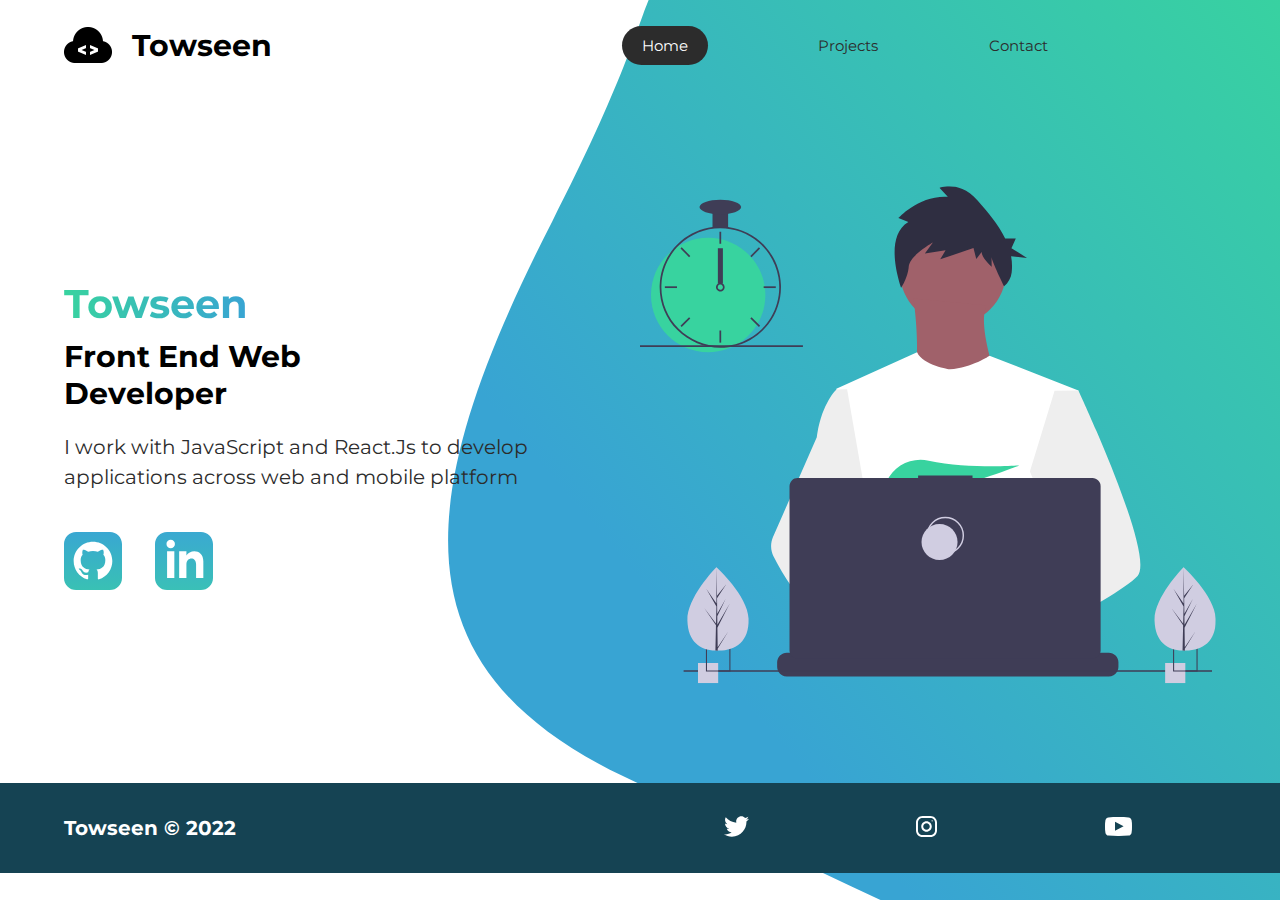
<file: Index.html>
<!DOCTYPE html>
<html lang="en">
<head>
    <head>
        <meta charset="UTF-8">
        <meta http-equiv="X-UA-Compatible" content="IE=edge">
        <meta name="viewport" content="width=device-width, initial-scale=1.0">
        <title>Towseen Fed | Web-Developer </title>
        <meta name="description" content="Towseen is a Professional web developer for your web applications and web design">
        <link rel="stylesheet" href="./Style/style.css">
        <link rel="icon" type="image/png" sizes="32x32" href="./icons/favicon-32x32.png">
    </head>
</head>
<body>
    <header class="main-head">
        <nav>
            <div class="logo">
                <img src="./icons/iconmonstr-code-14-48.png" alt="portfolio logo">
                <h1>Towseen</h1>
            </div>
            <ul>
                <li><a href="/" class="active">Home</a></li>
                <li><a href="./projects/">Projects</a></li>
                <li><a href="./contact/">Contact</a></li>
            </ul>
        </nav>
    </header>
    <section class="intro">
        <div class="intro-text">
            <h2>Towseen</h2>
            <h3>Front End Web <br> Developer</h3>
            <p>I work with JavaScript and React.Js to develop <br> applications across web and mobile platform</p>
            <div class="intro-social">
                <a href="https://github.com/Towson008" target="_blank"><img src="./icons/github.svg" alt="github social link"></a>
                <a href="https://www.linkedin.com/in/tosin-olowomojuore-485893184" target="_blank"><img src="./icons/linked-in.svg" alt="linkedin social link"></a>
            </div>
        </div>
        <div class="intro-images">
            <svg
            width="799"
            height="690"
            viewBox="0 0 799 690"
            fill="none"
            xmlns="http://www.w3.org/2000/svg"
          >
            <g id="undraw_dev_productivity_umsq (1) 1" clip-path="url(#clip0)">
              <path
                id="Vector"
                d="M516.92 624.636C516.92 624.636 512.16 626.266 504.42 628.576C487.31 633.706 455.65 642.216 428.82 643.916C405.72 645.396 386.2 641.836 382.63 626.766C381.1 620.286 383.27 614.956 388 610.576C402.12 597.486 439 592.796 468.25 591.186C476.51 590.736 484.15 590.526 490.51 590.446C501.31 590.306 508.39 590.526 508.39 590.526L508.56 591.186L516.92 624.636Z"
                fill="#A0616A"
              />
              <path
                id="Vector_2"
                d="M436.99 672.586C418.61 695.346 342.73 647.666 316.19 629.886C310.41 626.016 306.97 623.566 306.97 623.566L331.25 591.186L338.94 580.936C338.94 580.936 345.82 584.586 355.99 590.526C356.36 590.746 356.73 590.966 357.11 591.186C365.88 596.336 376.89 603.066 388 610.576C403.33 620.946 418.83 632.776 428.82 643.916C438.59 654.806 443.08 665.036 436.99 672.586Z"
                fill="#A0616A"
              />
              <g id="me">
                <path
                  id="Vector_3"
                  d="M434.672 191.952C475.283 191.607 507.926 158.406 507.582 117.795C507.237 77.1832 474.036 44.5403 433.425 44.8847C392.813 45.2291 360.17 78.4303 360.515 119.042C360.859 159.653 394.06 192.296 434.672 191.952Z"
                  fill="#A0616A"
                />
                <path
                  id="Vector_4"
                  d="M379.477 155.65C379.477 155.65 394.216 259.972 373.002 271.875C351.787 283.779 499.929 283.588 499.929 283.588C499.929 283.588 466.124 193.284 480.809 165.449L379.477 155.65Z"
                  fill="#A0616A"
                />
                <path
                  id="Vector_5"
                  d="M608.101 283.199L596.257 339.402L571.214 458.308L570.49 464.815L562.138 540.138L556.582 590.177L552.857 623.79C528.584 636.526 510.988 645.326 510.988 645.326C510.988 645.326 509.404 637.719 506.871 627.99C489.805 633.265 458.218 642.043 431.404 643.97C441.266 654.777 445.842 664.969 439.817 672.57C421.63 695.485 345.349 648.45 318.659 630.896C318.077 635.158 317.879 639.464 318.068 643.762L297.626 628.314L299.331 592.359L302.206 531.522L305.819 455.229C304.448 451.975 303.294 448.634 302.364 445.228C295.956 423.161 288.032 379.057 281.928 342.067C277.016 312.298 273.302 287.138 272.517 281.785C272.411 281.086 272.358 280.726 272.358 280.726L384.363 230.094C392.509 248.556 429.865 253.809 429.865 253.809C460.756 251.417 484.847 234.913 484.847 234.913L608.101 283.199Z"
                  fill="white"
                />
                <path
                  id="Vector_6"
                  d="M372.285 49.3811L358.49 43.9934C358.49 43.9934 386.969 12.1 426.99 14.513L415.635 2.22366C415.635 2.22366 443.04 -9.01799 468.283 19.6674C481.553 34.7467 496.908 52.4737 506.557 72.5077L521.281 72.3829L515.251 85.9663L536.874 99.3152L514.777 97.0719C516.155 104.471 516.421 112.034 515.566 119.511C514.683 126.991 510.928 133.835 505.094 138.598V138.598C505.094 138.598 487.743 103.449 487.696 97.9443L487.813 111.705C487.813 111.705 473.959 99.4371 473.889 91.1807L466.471 100.877L462.593 85.7717L416.475 101.301L423.87 88.8526L395.157 93.2246L406.278 77.9923C406.278 77.9923 373.932 96.1568 372.811 111.304C371.689 126.452 362.299 140.875 362.299 140.875C362.299 140.875 336.213 70.3294 372.285 49.3811Z"
                  fill="#2F2E41"
                />
                <path
                  id="Vector_7"
                  d="M690.215 540.422C682.794 548.605 664.338 560.992 641.951 574.422C633.623 579.413 624.757 584.559 615.71 589.676C594.122 601.889 571.514 614.001 552.857 623.79C528.584 636.526 510.988 645.326 510.988 645.326C510.988 645.326 509.403 637.719 506.871 627.99C503.48 614.968 498.397 598.141 493.184 590.715C493.002 590.456 492.82 590.218 492.638 589.979C491.121 588.022 489.601 586.885 488.112 586.897L562.138 540.138L594.127 519.926L570.489 464.814L540.842 395.683L557.908 339.727L575.062 283.479L608.101 283.199C608.101 283.199 619.243 306.985 633.514 340.166C635.647 345.128 637.851 350.299 640.096 355.64C669.469 425.394 706.176 522.836 690.215 540.422Z"
                  fill="#EEEEEE"
                />
                <path
                  id="Vector_8"
                  d="M358.123 591.2C355.41 591.212 352.702 591.456 350.029 591.928C327.074 596.073 320.47 616.94 318.659 630.896C318.077 635.158 317.879 639.464 318.068 643.761L297.626 628.314L290.178 622.687C272.316 616.628 256.353 605.733 242.483 592.84C230.449 581.456 219.634 568.849 210.213 555.223C200.831 541.793 192.448 527.692 185.134 513.034C183.094 508.943 181.977 504.454 181.864 499.884C181.751 495.314 182.644 490.775 184.48 486.588L209.154 430.327L245.218 348.098C245.471 346.146 245.752 344.237 246.059 342.371C252.995 300.511 272.367 281.786 272.367 281.786L287.286 281.659L297.778 341.932L310.813 416.815L302.364 445.227L282.839 510.845L302.205 531.522L358.123 591.2Z"
                  fill="#EEEEEE"
                />
              </g>
              <path
                id="Vector_9"
                d="M372.877 415.806L385.631 430.686C390.37 429.783 395.319 428.721 400.416 427.529L396.752 415.806L405.71 426.256C459.707 412.975 526.637 387.155 526.637 387.155C526.637 387.155 454.379 392.453 400.428 380.666C376.558 375.451 351.998 387.284 342.202 409.668C336.508 422.679 337.403 433.951 357.596 433.951C364.419 433.835 371.223 433.195 377.949 432.037L372.877 415.806Z"
                fill="#38D39F"
              />
              <path
                id="Vector_10"
                d="M663.65 660.386V666.456C663.654 668.122 663.345 669.774 662.74 671.326C662.472 672.018 662.147 672.687 661.77 673.326C660.578 675.326 658.887 676.983 656.862 678.133C654.838 679.283 652.549 679.887 650.22 679.886H203.67C201.342 679.887 199.053 679.283 197.028 678.133C195.003 676.983 193.312 675.326 192.12 673.326C191.743 672.687 191.419 672.018 191.15 671.326C190.546 669.774 190.237 668.122 190.24 666.456V660.386C190.24 658.622 190.587 656.876 191.262 655.246C191.936 653.616 192.926 652.136 194.173 650.888C195.42 649.641 196.901 648.652 198.53 647.977C200.16 647.302 201.906 646.955 203.67 646.956H229.41V644.126C229.41 644.052 229.425 643.979 229.453 643.911C229.481 643.843 229.522 643.782 229.574 643.73C229.626 643.678 229.688 643.636 229.756 643.608C229.824 643.58 229.897 643.566 229.97 643.566H243.4C243.474 643.566 243.547 643.58 243.615 643.608C243.683 643.636 243.745 643.678 243.797 643.73C243.849 643.782 243.89 643.843 243.918 643.911C243.946 643.979 243.96 644.052 243.96 644.126V646.956H252.35V644.126C252.35 644.052 252.365 643.979 252.393 643.911C252.421 643.843 252.462 643.782 252.514 643.73C252.566 643.678 252.628 643.636 252.696 643.608C252.764 643.58 252.837 643.566 252.91 643.566H266.34C266.414 643.566 266.487 643.58 266.555 643.608C266.623 643.636 266.684 643.678 266.736 643.73C266.789 643.782 266.83 643.843 266.858 643.911C266.886 643.979 266.9 644.052 266.9 644.126V646.956H275.3V644.126C275.3 644.052 275.315 643.979 275.343 643.911C275.371 643.843 275.412 643.782 275.464 643.73C275.516 643.678 275.578 643.636 275.646 643.608C275.714 643.58 275.787 643.566 275.86 643.566H289.29C289.364 643.566 289.437 643.58 289.505 643.608C289.573 643.636 289.634 643.678 289.686 643.73C289.739 643.782 289.78 643.843 289.808 643.911C289.836 643.979 289.85 644.052 289.85 644.126V646.956H298.24V644.126C298.24 644.052 298.255 643.979 298.283 643.911C298.311 643.843 298.352 643.782 298.404 643.73C298.456 643.678 298.518 643.636 298.586 643.608C298.654 643.58 298.727 643.566 298.8 643.566H312.23C312.304 643.566 312.377 643.58 312.445 643.608C312.513 643.636 312.574 643.678 312.626 643.73C312.678 643.782 312.72 643.843 312.748 643.911C312.776 643.979 312.79 644.052 312.79 644.126V646.956H321.18V644.126C321.18 644.052 321.194 643.979 321.223 643.911C321.251 643.843 321.292 643.782 321.344 643.73C321.396 643.678 321.458 643.636 321.526 643.608C321.594 643.58 321.667 643.566 321.74 643.566H335.17C335.244 643.566 335.317 643.58 335.385 643.608C335.453 643.636 335.514 643.678 335.566 643.73C335.618 643.782 335.66 643.843 335.688 643.911C335.716 643.979 335.73 644.052 335.73 644.126V646.956H344.13V644.126C344.13 644.052 344.145 643.979 344.173 643.911C344.201 643.843 344.242 643.782 344.294 643.73C344.346 643.678 344.408 643.636 344.476 643.608C344.544 643.58 344.617 643.566 344.69 643.566H358.12C358.194 643.566 358.267 643.58 358.335 643.608C358.403 643.636 358.464 643.678 358.516 643.73C358.569 643.782 358.61 643.843 358.638 643.911C358.666 643.979 358.68 644.052 358.68 644.126V646.956H367.07V644.126C367.07 644.052 367.085 643.979 367.113 643.911C367.141 643.843 367.182 643.782 367.234 643.73C367.286 643.678 367.348 643.636 367.416 643.608C367.484 643.58 367.557 643.566 367.63 643.566H472.83C472.904 643.566 472.977 643.58 473.045 643.608C473.113 643.636 473.174 643.678 473.227 643.73C473.279 643.782 473.32 643.843 473.348 643.911C473.376 643.979 473.39 644.052 473.39 644.126V646.956H481.79V644.126C481.79 644.052 481.804 643.979 481.833 643.911C481.861 643.843 481.902 643.782 481.954 643.73C482.006 643.678 482.068 643.636 482.136 643.608C482.204 643.58 482.277 643.566 482.35 643.566H495.78C495.928 643.567 496.07 643.627 496.175 643.732C496.279 643.836 496.339 643.978 496.34 644.126V646.956H504.73V644.126C504.73 644.052 504.745 643.979 504.773 643.911C504.801 643.843 504.842 643.782 504.894 643.73C504.946 643.678 505.008 643.636 505.076 643.608C505.144 643.58 505.217 643.566 505.29 643.566H518.72C518.794 643.566 518.867 643.58 518.935 643.608C519.003 643.636 519.065 643.678 519.117 643.73C519.169 643.782 519.21 643.843 519.238 643.911C519.266 643.979 519.28 644.052 519.28 644.126V646.956H527.67V644.126C527.67 644.052 527.685 643.979 527.713 643.911C527.741 643.843 527.782 643.782 527.834 643.73C527.886 643.678 527.948 643.636 528.016 643.608C528.084 643.58 528.157 643.566 528.23 643.566H541.66C541.734 643.566 541.807 643.58 541.875 643.608C541.943 643.636 542.005 643.678 542.057 643.73C542.109 643.782 542.15 643.843 542.178 643.911C542.206 643.979 542.22 644.052 542.22 644.126V646.956H550.62V644.126C550.62 644.052 550.635 643.979 550.663 643.911C550.691 643.843 550.732 643.782 550.784 643.73C550.836 643.678 550.898 643.636 550.966 643.608C551.034 643.58 551.107 643.566 551.18 643.566H564.61C564.757 643.568 564.898 643.628 565.001 643.733C565.104 643.837 565.161 643.979 565.16 644.126V646.956H573.56V644.126C573.56 644.052 573.575 643.979 573.603 643.911C573.631 643.843 573.672 643.782 573.724 643.73C573.776 643.678 573.838 643.636 573.906 643.608C573.974 643.58 574.047 643.566 574.12 643.566H587.55C587.624 643.566 587.697 643.58 587.765 643.608C587.833 643.636 587.895 643.678 587.947 643.73C587.999 643.782 588.04 643.843 588.068 643.911C588.096 643.979 588.11 644.052 588.11 644.126V646.956H596.5V644.126C596.5 644.052 596.515 643.979 596.543 643.911C596.571 643.843 596.612 643.782 596.664 643.73C596.716 643.678 596.778 643.636 596.846 643.608C596.914 643.58 596.987 643.566 597.06 643.566H610.49C610.564 643.566 610.637 643.58 610.705 643.608C610.773 643.636 610.835 643.678 610.887 643.73C610.939 643.782 610.98 643.843 611.008 643.911C611.036 643.979 611.05 644.052 611.05 644.126V646.956H650.22C651.984 646.955 653.731 647.302 655.36 647.977C656.99 648.652 658.471 649.641 659.718 650.888C660.965 652.136 661.954 653.616 662.629 655.246C663.304 656.876 663.651 658.622 663.65 660.386Z"
                fill="#3F3D56"
              />
              <path
                id="Vector_11"
                d="M793.5 671.326H60.5V673.326H793.5V671.326Z"
                fill="#3F3D56"
              />
              <path
                id="Vector_12"
                d="M627.694 404.757H461.251V401.326H385.78V404.757H218.651C215.665 404.757 212.801 405.943 210.69 408.054C208.578 410.166 207.392 413.029 207.392 416.015V643.927C207.392 646.913 208.578 649.776 210.69 651.888C212.801 653.999 215.665 655.185 218.651 655.185H627.694C630.68 655.185 633.544 653.999 635.655 651.888C637.767 649.776 638.953 646.913 638.953 643.927V416.015C638.953 414.537 638.662 413.073 638.096 411.707C637.53 410.341 636.701 409.1 635.655 408.054C634.61 407.009 633.369 406.18 632.003 405.614C630.637 405.048 629.173 404.757 627.694 404.757Z"
                fill="#3F3D56"
              />
              <path
                id="Vector_13"
                d="M423.5 509.326C437.307 509.326 448.5 498.133 448.5 484.326C448.5 470.519 437.307 459.326 423.5 459.326C409.693 459.326 398.5 470.519 398.5 484.326C398.5 498.133 409.693 509.326 423.5 509.326Z"
                stroke="#D0CDE1"
                stroke-width="2"
                stroke-miterlimit="10"
              />
              <path
                id="Vector_14"
                d="M415.5 518.326C429.307 518.326 440.5 507.133 440.5 493.326C440.5 479.519 429.307 468.326 415.5 468.326C401.693 468.326 390.5 479.519 390.5 493.326C390.5 507.133 401.693 518.326 415.5 518.326Z"
                fill="#D0CDE1"
              />
              <path
                id="Vector_15"
                d="M108.446 661.223H80.4463V689.223H108.446V661.223Z"
                fill="#D0CDE1"
              />
              <path
                id="Vector_16"
                d="M91.4502 639.223V673.223H125.45V639.223H91.4502ZM123.97 671.743H92.9202V640.703H123.97V671.743Z"
                fill="#3F3D56"
              />
              <path
                id="Vector_17"
                d="M756.446 661.223H728.446V689.223H756.446V661.223Z"
                fill="#D0CDE1"
              />
              <path
                id="Vector_18"
                d="M739.45 639.223V673.223H773.45V639.223H739.45ZM771.97 671.743H740.92V640.703H771.97V671.743Z"
                fill="#3F3D56"
              />
              <path
                id="Vector_19"
                d="M94.5802 230.113C138.399 230.113 173.921 194.592 173.921 150.773C173.921 106.955 138.399 71.4326 94.5802 71.4326C50.7617 71.4326 15.2397 106.955 15.2397 150.773C15.2397 194.592 50.7617 230.113 94.5802 230.113Z"
                fill="#38D39F"
              />
              <path
                id="Vector_20"
                d="M122.229 56.4899C115.045 55.5763 107.774 55.5763 100.59 56.4899C84.586 58.5913 69.5203 65.2398 57.181 75.6465C44.8417 86.0532 35.7467 99.7813 30.9754 115.202C28.8053 122.229 27.5764 129.514 27.3208 136.864C27.2848 137.886 27.2607 138.92 27.2607 139.954C27.283 162.264 36.1559 183.655 51.932 199.431C67.7082 215.207 89.0989 224.08 111.41 224.103C113.201 224.103 114.992 224.042 116.759 223.934C120.907 223.674 125.03 223.103 129.093 222.227C148.495 218.055 165.798 207.161 177.947 191.468C190.095 175.776 196.308 156.295 195.487 136.467C194.665 116.638 186.863 97.738 173.459 83.1039C160.054 68.4698 141.909 59.0435 122.229 56.4899H122.229ZM137.748 217.347H137.736C130.959 219.659 123.905 221.062 116.759 221.518C114.992 221.638 113.201 221.698 111.41 221.698C89.7377 221.672 68.961 213.051 53.6367 197.727C38.3123 182.402 29.6914 161.626 29.6649 139.954C29.6649 138.92 29.689 137.886 29.725 136.864C30.5514 115.744 39.5156 95.7617 54.7411 81.1008C69.9666 66.44 90.273 58.237 111.41 58.2089C130.776 58.21 149.513 65.0865 164.283 77.6131C179.052 90.1398 188.895 107.503 192.057 126.61C195.219 145.716 191.496 165.325 181.55 181.942C171.604 198.559 156.081 211.106 137.748 217.347H137.748Z"
                fill="#3F3D56"
              />
              <path
                id="Vector_21"
                d="M112.612 63.0176H110.208V79.8474H112.612V63.0176Z"
                fill="#3F3D56"
              />
              <path
                id="Vector_22"
                d="M57.8578 84.7018L56.1577 86.4019L68.0582 98.3023L69.7582 96.6022L57.8578 84.7018Z"
                fill="#3F3D56"
              />
              <path
                id="Vector_23"
                d="M34.4736 138.751V141.156H51.3034V138.751H34.4736Z"
                fill="#3F3D56"
              />
              <path
                id="Vector_24"
                d="M56.1578 193.506L57.8579 195.206L69.7584 183.306L68.0583 181.606L56.1578 193.506Z"
                fill="#3F3D56"
              />
              <path
                id="Vector_25"
                d="M153.062 96.6022L154.762 98.3022L166.662 86.4018L164.962 84.7017L153.062 96.6022Z"
                fill="#3F3D56"
              />
              <path
                id="Vector_26"
                d="M171.516 138.751V141.156H188.346V138.751H171.516Z"
                fill="#3F3D56"
              />
              <path
                id="Vector_27"
                d="M154.762 181.605L153.062 183.305L164.962 195.206L166.662 193.506L154.762 181.605Z"
                fill="#3F3D56"
              />
              <path
                id="Vector_28"
                d="M112.612 200.06H110.208V216.89H112.612V200.06Z"
                fill="#3F3D56"
              />
              <path
                id="Vector_29"
                d="M115.016 135.145C113.976 134.365 112.711 133.943 111.41 133.943C110.11 133.943 108.844 134.365 107.804 135.145C107.091 135.686 106.505 136.375 106.085 137.165C105.552 138.181 105.322 139.329 105.421 140.473C105.52 141.616 105.944 142.707 106.644 143.617C107.343 144.527 108.288 145.218 109.368 145.608C110.447 145.997 111.616 146.07 112.735 145.817C113.855 145.564 114.878 144.996 115.685 144.179C116.492 143.363 117.048 142.333 117.288 141.21C117.528 140.088 117.441 138.92 117.039 137.846C116.636 136.771 115.935 135.834 115.017 135.145H115.016ZM111.41 143.56C110.454 143.557 109.539 143.176 108.863 142.501C108.187 141.825 107.807 140.909 107.804 139.954C107.808 139.224 108.03 138.513 108.441 137.91C108.793 137.4 109.271 136.989 109.828 136.718C110.386 136.446 111.004 136.323 111.623 136.361C112.241 136.398 112.84 136.594 113.361 136.931C113.881 137.267 114.307 137.732 114.595 138.281C114.883 138.83 115.025 139.444 115.007 140.063C114.989 140.683 114.811 141.287 114.491 141.818C114.17 142.349 113.719 142.788 113.179 143.093C112.639 143.398 112.03 143.559 111.41 143.56V143.56Z"
                fill="#3F3D56"
              />
              <path
                id="Vector_30"
                d="M122.229 35.3687H100.591V57.007H122.229V35.3687Z"
                fill="#3F3D56"
              />
              <path
                id="Vector_31"
                d="M111.41 38.9748C127.344 38.9748 140.261 34.4 140.261 28.7567C140.261 23.1134 127.344 18.5386 111.41 18.5386C95.4757 18.5386 82.5586 23.1134 82.5586 28.7567C82.5586 34.4 95.4757 38.9748 111.41 38.9748Z"
                fill="#3F3D56"
              />
              <path id="clock-arrow" d="M115 86H108V135H115V86Z" fill="#3F3D56" />
              <path
                id="Vector_32"
                d="M226 220.44H0V222.844H226V220.44Z"
                fill="#3F3D56"
              />
              <g id="plant-left">
                <path
                  id="Vector_33"
                  d="M150.594 599.754C151.527 631.704 132.858 643.413 109.43 644.097C108.886 644.113 108.344 644.123 107.805 644.126C106.719 644.135 105.643 644.117 104.577 644.072C83.3891 643.193 66.6172 631.945 65.7495 602.232C64.8515 571.482 103.018 531.529 105.882 528.574L105.887 528.571C105.996 528.458 106.052 528.402 106.052 528.402C106.052 528.402 149.661 567.807 150.594 599.754Z"
                  fill="#D0CDE1"
                />
                <path
                  id="Vector_34"
                  d="M107.744 639.255L122.626 617.124L107.774 641.636L107.805 644.126C106.719 644.135 105.643 644.117 104.577 644.072L105.315 612.06L105.295 611.813L105.322 611.766L105.393 608.741L89.0952 585.078L105.374 606.477L105.432 607.116L105.989 582.93L91.9122 558.397L106.029 578.681L105.882 528.574L105.882 528.407L105.887 528.571L106.821 568.062L119.651 552.021L106.863 571.464L107.143 593.098L118.949 571.984L107.187 596.279L107.343 608.308L124.512 578.897L107.395 612.505L107.744 639.255Z"
                  fill="#3F3D56"
                />
              </g>
              <g id="plant-right">
                <path
                  id="Vector_35"
                  d="M798.594 599.754C799.527 631.704 780.858 643.413 757.43 644.097C756.886 644.113 756.344 644.123 755.805 644.126C754.719 644.135 753.643 644.117 752.577 644.072C731.389 643.193 714.617 631.945 713.749 602.232C712.851 571.482 751.018 531.529 753.882 528.574L753.887 528.571C753.996 528.458 754.052 528.402 754.052 528.402C754.052 528.402 797.661 567.807 798.594 599.754Z"
                  fill="#D0CDE1"
                />
                <path
                  id="Vector_36"
                  d="M755.744 639.255L770.626 617.124L755.774 641.636L755.805 644.126C754.719 644.135 753.643 644.117 752.577 644.072L753.315 612.06L753.295 611.813L753.323 611.766L753.393 608.741L737.095 585.078L753.374 606.477L753.432 607.116L753.989 582.93L739.912 558.397L754.029 578.681L753.882 528.574L753.882 528.407L753.887 528.571L754.821 568.062L767.651 552.021L754.864 571.464L755.143 593.098L766.949 571.984L755.187 596.279L755.343 608.308L772.512 578.897L755.395 612.505L755.744 639.255Z"
                  fill="#3F3D56"
                />
              </g>
            </g>
            <defs>
              <clipPath id="clip0">
                <rect width="798.627" height="689.223" fill="white" />
              </clipPath>
            </defs>
          </svg>
          <img src="./img/splash.svg" alt="" class="splash">
        </div>
    </section>
    <footer>
      <h4>Towseen &copy; 2022</h4>
      <ul>
          <li><a href=""><img src="../icons/twitter 1.svg" alt="twitter -social"></a></li>
          <li><a href=""><img src="../icons/instagram 1.svg" alt="instagram-social"></a></li>
          <li><a href=""><img src="../icons/youtube-symbol 1.svg" alt="youtube-social"></a></li>
          
      </ul>
  </footer>
</body>
</html>
</file>
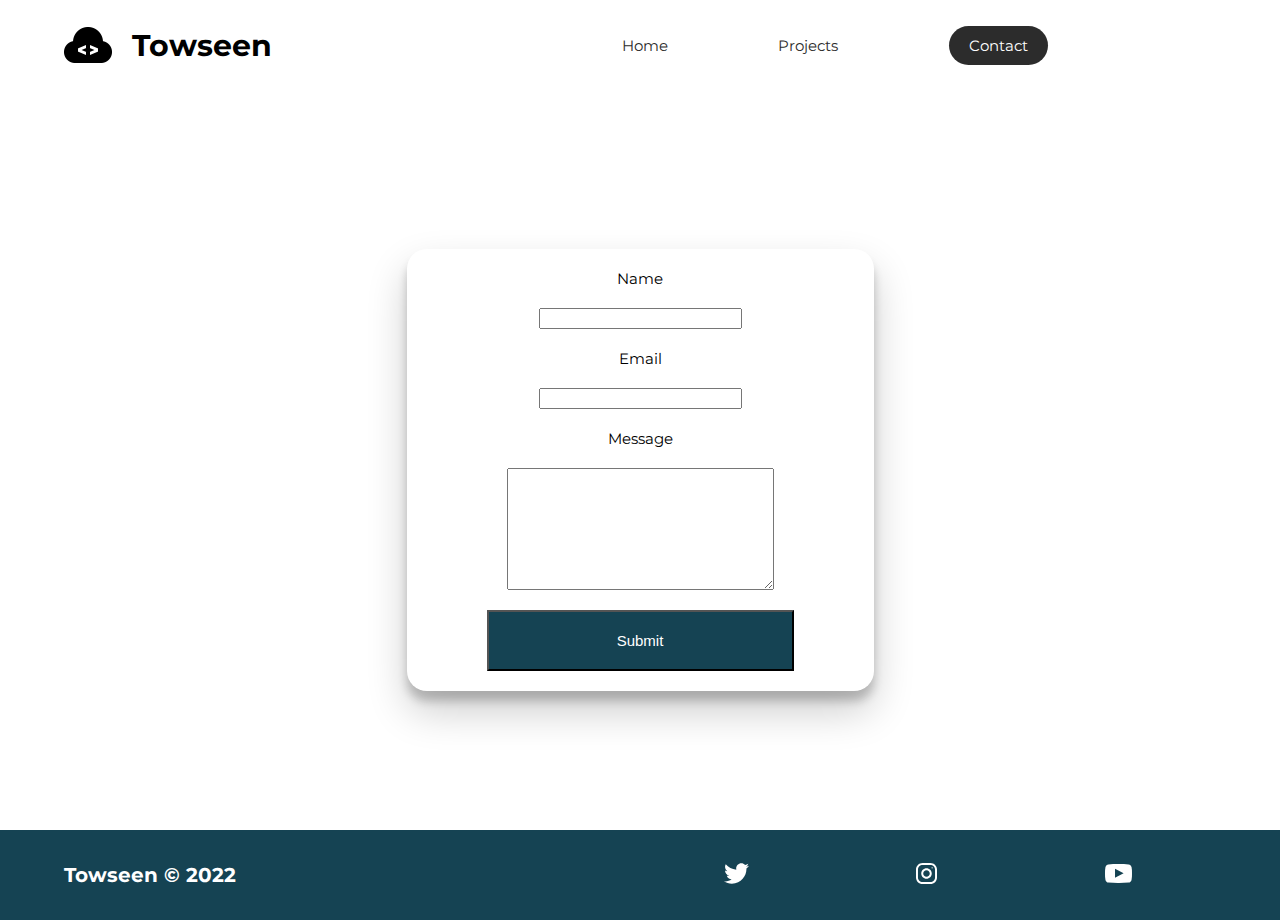
<file: contact/index.html>
<!DOCTYPE html>
<html lang="en">
<head>
    <head>
        <meta charset="UTF-8">
        <meta http-equiv="X-UA-Compatible" content="IE=edge">
        <meta name="viewport" content="width=device-width, initial-scale=1.0">
        <title>Towseen Fed | Web-Developer </title>
        <meta name="description" content="Towseen is a Professional web developer for your web applications and web design">
        <link rel="stylesheet" href="../Style/style.css">
        <link rel="icon" type="image/png" sizes="32x32" href="../icons/favicon-32x32.png">
    </head>
</head>
<body>
    <header class="main-head">
        <nav>
            <div class="logo">
                <img src="../icons/iconmonstr-code-14-48.png" alt="portfolio logo">
                <h1>Towseen</h1>
            </div>
            <ul>
                <li><a href="../Index.html">Home</a></li>
                <li><a href="../projects/" >Projects</a></li>
                <li><a href="../contact/" class="active">Contact</a></li>
            </ul>
        </nav>
    </header>
    <section class="form-section">
        <form action="">
            <label for="name" >Name</label>
            <input type="text" id="name" name="name" required>
            <label for="email" >Email</label>
            <input type="email" id="email" name="email" required>
            <label for="message">Message</label>
            <textarea name="message" id="meassage" cols="20" rows="5"></textarea>
            <button type="submit">Submit</button>
        </form>
    </section>
    <footer>
        <h4>Towseen &copy; 2022</h4>
        <ul>
            <li><a href=""><img src="../icons/twitter 1.svg" alt="twitter -social"></a></li>
            <li><a href=""><img src="../icons/instagram 1.svg" alt="instagram-social"></a></li>
            <li><a href=""><img src="../icons/youtube-symbol 1.svg" alt="youtube-social"></a></li>
            
        </ul>
    </footer>
</body>
</html>
</file>
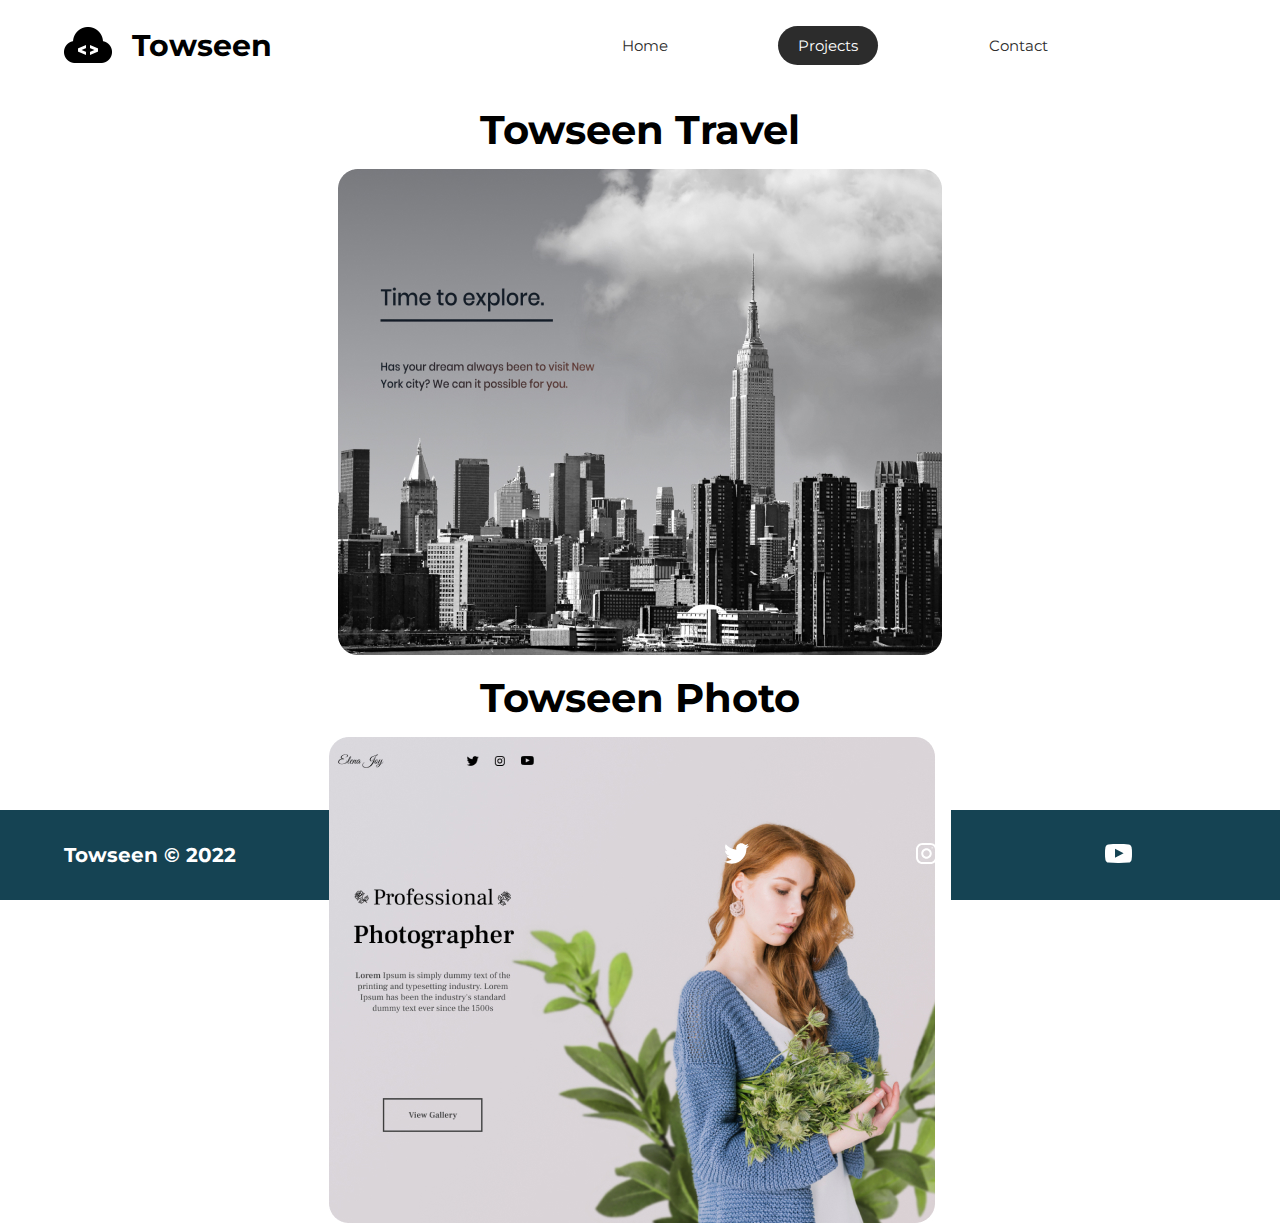
<file: projects/index.html>
<!DOCTYPE html>
<html lang="en">
<head>
    <head>
        <meta charset="UTF-8">
        <meta http-equiv="X-UA-Compatible" content="IE=edge">
        <meta name="viewport" content="width=device-width, initial-scale=1.0">
        <title>Towseen Fed | Web-Developer </title>
        <meta name="description" content="Towseen is a Professional web developer for your web applications and web design">
        <link rel="stylesheet" href="../Style/style.css">
        <link rel="icon" type="image/png" sizes="32x32" href="../icons/favicon-32x32.png">
    </head>
</head>
<body>
    <header class="main-head">
        <nav>
            <div class="logo">
                <img src="../icons/iconmonstr-code-14-48.png" alt="portfolio logo">
                <h1>Towseen</h1>
            </div>
            <ul>
                <li><a href="../Index.html">Home</a></li>
                <li><a href="./projects/" class="active">Projects</a></li>
                <li><a href="../contact/">Contact</a></li>
            </ul>
        </nav>
    </header>
  <section class="projects">
      <div class="travelly">
          <h2>Towseen Travel</h2>
          <img src="../img/travelly.jpg" alt="travel project">
      </div>
      <div class="towseen-photo">
          <h2>Towseen Photo</h2>
          <img src="../img/elena-joy.jpg" alt="towseen portfolio">
      </div>
  </section>
  <footer>
    <h4>Towseen &copy; 2022</h4>
    <ul>
        <li><a href=""><img src="../icons/twitter 1.svg" alt="twitter -social"></a></li>
        <li><a href=""><img src="../icons/instagram 1.svg" alt="instagram-social"></a></li>
        <li><a href=""><img src="../icons/youtube-symbol 1.svg" alt="youtube-social"></a></li>
    </ul>
</footer>
</body>
</html>
</file>
<file: Style/style.css>
@import url("https://fonts.googleapis.com/css2?family=Montserrat:wght@400;500&display=swap");
* {
  margin: 0;
  padding: 0;
  -webkit-box-sizing: border-box;
          box-sizing: border-box;
}

html {
  font-size: 62.5%;
  scroll-behavior: smooth;
}

body {
  font-family: "Montserrat", sans-serif;
}

h1 {
  font-size: 3rem;
}

h2 {
  font-size: 4rem;
}

h3 {
  font-size: 3.5rem;
}

h4,
h5 {
  font-size: 2rem;
}

li,
button,
input,
label,
p,
a {
  font-size: 1.5rem;
}

ul {
  list-style: none;
}

a {
  text-decoration: none;
  color: #2c2c2c;
}

.main-head {
  width: 95%;
  margin: 0 0 0 auto;
}

nav {
  display: -webkit-box;
  display: -ms-flexbox;
  display: flex;
  -webkit-box-pack: justify;
      -ms-flex-pack: justify;
          justify-content: space-between;
  -webkit-box-align: center;
      -ms-flex-align: center;
          align-items: center;
  -webkit-box-orient: horizontal;
  -webkit-box-direction: normal;
      -ms-flex-direction: row;
          flex-direction: row;
  min-height: 10vh;
  width: 90%;
  -ms-flex-wrap: wrap;
      flex-wrap: wrap;
}

nav .logo {
  display: -webkit-box;
  display: -ms-flexbox;
  display: flex;
  -webkit-box-pack: start;
      -ms-flex-pack: start;
          justify-content: flex-start;
  -webkit-box-align: center;
      -ms-flex-align: center;
          align-items: center;
  -webkit-box-orient: horizontal;
  -webkit-box-direction: normal;
      -ms-flex-direction: row;
          flex-direction: row;
  -webkit-box-flex: 1;
      -ms-flex: 1 1 10rem;
          flex: 1 1 10rem;
}

nav .logo h1 {
  margin: 2rem;
}

nav ul {
  display: -webkit-box;
  display: -ms-flexbox;
  display: flex;
  -webkit-box-pack: space-evenly;
      -ms-flex-pack: space-evenly;
          justify-content: space-evenly;
  -webkit-box-align: center;
      -ms-flex-align: center;
          align-items: center;
  -webkit-box-orient: horizontal;
  -webkit-box-direction: normal;
      -ms-flex-direction: row;
          flex-direction: row;
  -webkit-box-flex: 1;
      -ms-flex: 1 1 30rem;
          flex: 1 1 30rem;
}

.intro {
  min-height: 70vh;
  width: 90%;
  margin: auto;
  -ms-flex-wrap: wrap;
      flex-wrap: wrap;
  display: -webkit-box;
  display: -ms-flexbox;
  display: flex;
  -webkit-box-pack: justify;
      -ms-flex-pack: justify;
          justify-content: space-between;
  -webkit-box-align: center;
      -ms-flex-align: center;
          align-items: center;
  -webkit-box-orient: horizontal;
  -webkit-box-direction: normal;
      -ms-flex-direction: row;
          flex-direction: row;
}

.intro h2 {
  font-size: 4rem;
  background: -webkit-gradient(linear, left top, right top, from(#38d39f), to(#38a4d3));
  background: linear-gradient(left, #38d39f, #38a4d3);
  -webkit-background-clip: text;
  -webkit-text-fill-color: transparent;
  display: inline-block;
}

.intro h3 {
  font-size: 3rem;
  padding: 1rem 0rem;
}

.intro p {
  font-size: 2rem;
  padding-top: 1rem;
  color: #2c2c2c;
  line-height: 3rem;
}

.splash {
  position: absolute;
  top: 0;
  right: 0;
  height: 100%;
  z-index: -1;
}

.intro-social {
  margin-top: 4rem;
}

.intro-social a {
  margin-right: 3rem;
}

.active {
  background: #2c2c2c;
  padding: 1rem 2rem;
  color: #ffffff;
  border-radius: 2rem;
}

.intro-text,
.intro-images {
  -webkit-box-flex: 1;
      -ms-flex: 1 1 40rem;
          flex: 1 1 40rem;
}

.intro-images svg {
  width: 100%;
}

#plant-left {
  -webkit-animation: plant 1.5s ease infinite alternate;
          animation: plant 1.5s ease infinite alternate;
}

#plant-right {
  -webkit-animation: plant 1.5s ease infinite alternate 0.5s;
          animation: plant 1.5s ease infinite alternate 0.5s;
}

#clock-arrow {
  -webkit-animation: clock 50s infinite linear;
          animation: clock 50s infinite linear;
  transform-box: fill-box;
  -webkit-transform-origin: bottom;
          transform-origin: bottom;
}

@-webkit-keyframes plant {
  from {
    -webkit-transform: translateY(0%);
            transform: translateY(0%);
  }
  to {
    -webkit-transform: translateY(-30%);
            transform: translateY(-30%);
  }
}

@keyframes plant {
  from {
    -webkit-transform: translateY(0%);
            transform: translateY(0%);
  }
  to {
    -webkit-transform: translateY(-30%);
            transform: translateY(-30%);
  }
}

@-webkit-keyframes clock {
  from {
    -webkit-transform: rotateZ(0deg);
            transform: rotateZ(0deg);
  }
  to {
    -webkit-transform: rotateZ(360deg);
            transform: rotateZ(360deg);
  }
}

@keyframes clock {
  from {
    -webkit-transform: rotateZ(0deg);
            transform: rotateZ(0deg);
  }
  to {
    -webkit-transform: rotateZ(360deg);
            transform: rotateZ(360deg);
  }
}

.projects {
  width: 90%;
  margin: auto;
  height: 80vh;
  display: -webkit-box;
  display: -ms-flexbox;
  display: flex;
  -webkit-box-pack: justify;
      -ms-flex-pack: justify;
          justify-content: space-between;
  -webkit-box-align: center;
      -ms-flex-align: center;
          align-items: center;
  -webkit-box-orient: horizontal;
  -webkit-box-direction: normal;
      -ms-flex-direction: row;
          flex-direction: row;
  text-align: center;
  -ms-flex-wrap: wrap;
      flex-wrap: wrap;
}

.projects h2 {
  margin: 1.5rem;
}

.travelly,
.towseen-photo {
  -webkit-box-flex: 1;
      -ms-flex: 1 1 40rem;
          flex: 1 1 40rem;
}

.form-section {
  min-height: 80vh;
  display: -webkit-box;
  display: -ms-flexbox;
  display: flex;
  -webkit-box-pack: center;
      -ms-flex-pack: center;
          justify-content: center;
  -webkit-box-align: center;
      -ms-flex-align: center;
          align-items: center;
  -webkit-box-orient: horizontal;
  -webkit-box-direction: normal;
      -ms-flex-direction: row;
          flex-direction: row;
  margin-top: 2rem;
}

.form-section form {
  padding: 2rem 8rem;
  -webkit-box-shadow: 0px 10px 10px rgba(0, 0, 0, 0.2), 0px 20px 40px rgba(0, 0, 0, 0.2);
          box-shadow: 0px 10px 10px rgba(0, 0, 0, 0.2), 0px 20px 40px rgba(0, 0, 0, 0.2);
  display: -webkit-box;
  display: -ms-flexbox;
  display: flex;
  -webkit-box-pack: center;
      -ms-flex-pack: center;
          justify-content: center;
  -webkit-box-align: center;
      -ms-flex-align: center;
          align-items: center;
  -webkit-box-orient: vertical;
  -webkit-box-direction: normal;
      -ms-flex-direction: column;
          flex-direction: column;
  border-radius: 2rem;
}

.form-section form textarea,
.form-section form input {
  margin: 2rem;
}

.form-section form textarea:focus,
.form-section form input:focus {
  outline: 2px solid black;
}

.form-section form textarea {
  font-family: "montserrat", sans-serif;
  font-size: 2rem;
}

.form-section form button {
  width: 100%;
  padding: 2rem;
  background-color: #154353;
  color: #fff;
}

.form-section form button:focus {
  background: rgba(3, 39, 63, 0.333);
}

footer {
  background: #154353;
  color: #ffffff;
  min-height: 10vh;
  padding: 0% 5%;
  display: -webkit-box;
  display: -ms-flexbox;
  display: flex;
  -webkit-box-pack: start;
      -ms-flex-pack: start;
          justify-content: flex-start;
  -webkit-box-align: center;
      -ms-flex-align: center;
          align-items: center;
  -webkit-box-orient: horizontal;
  -webkit-box-direction: normal;
      -ms-flex-direction: row;
          flex-direction: row;
}

footer ul {
  -webkit-box-flex: 1;
      -ms-flex: 1 1 40rem;
          flex: 1 1 40rem;
  display: -webkit-box;
  display: -ms-flexbox;
  display: flex;
  -ms-flex-pack: distribute;
      justify-content: space-around;
  -webkit-box-align: center;
      -ms-flex-align: center;
          align-items: center;
  -webkit-box-orient: horizontal;
  -webkit-box-direction: normal;
      -ms-flex-direction: row;
          flex-direction: row;
}

footer h4 {
  -webkit-box-flex: 1;
      -ms-flex: 1 1 40rem;
          flex: 1 1 40rem;
}

@media screen and (max-width: 889px) {
  html {
    font-size: 53%;
  }
  .splash {
    display: none;
  }
  nav {
    width: 100%;
  }
  nav h1 {
    display: none;
  }
  svg {
    width: 80%;
  }
}

@media screen and (max-width: 750px) {
  html {
    font-size: 50%;
  }
  svg {
    width: 40%;
  }
  nav .logo {
    display: -webkit-box;
    display: -ms-flexbox;
    display: flex;
    -webkit-box-pack: center;
        -ms-flex-pack: center;
            justify-content: center;
    -webkit-box-align: center;
        -ms-flex-align: center;
            align-items: center;
    -webkit-box-orient: vertical;
    -webkit-box-direction: normal;
        -ms-flex-direction: column;
            flex-direction: column;
    -webkit-box-flex: 1;
        -ms-flex: 1 1 20rem;
            flex: 1 1 20rem;
  }
  nav ul {
    -webkit-box-flex: 1;
        -ms-flex: 1 1 60rem;
            flex: 1 1 60rem;
  }
  .intro-text {
    margin-top: 5rem;
    text-align: center;
  }
  .intro-mages {
    text-align: center;
  }
  .intro-social {
    display: -webkit-box;
    display: -ms-flexbox;
    display: flex;
    -webkit-box-pack: center;
        -ms-flex-pack: center;
            justify-content: center;
    -webkit-box-align: center;
        -ms-flex-align: center;
            align-items: center;
    -webkit-box-orient: horizontal;
    -webkit-box-direction: normal;
        -ms-flex-direction: row;
            flex-direction: row;
  }
  .intro-social a {
    margin: 2rem;
  }
  .travelly,
  .towseen-photo {
    -webkit-box-flex: 1;
        -ms-flex: 1 1 50rem;
            flex: 1 1 50rem;
  }
  .travelly img,
  .towseen-photo img {
    width: 100%;
    height: 100%;
  }
  form {
    padding: 0rem;
    width: 100%;
  }
}
/*# sourceMappingURL=style.css.map */
</file>
